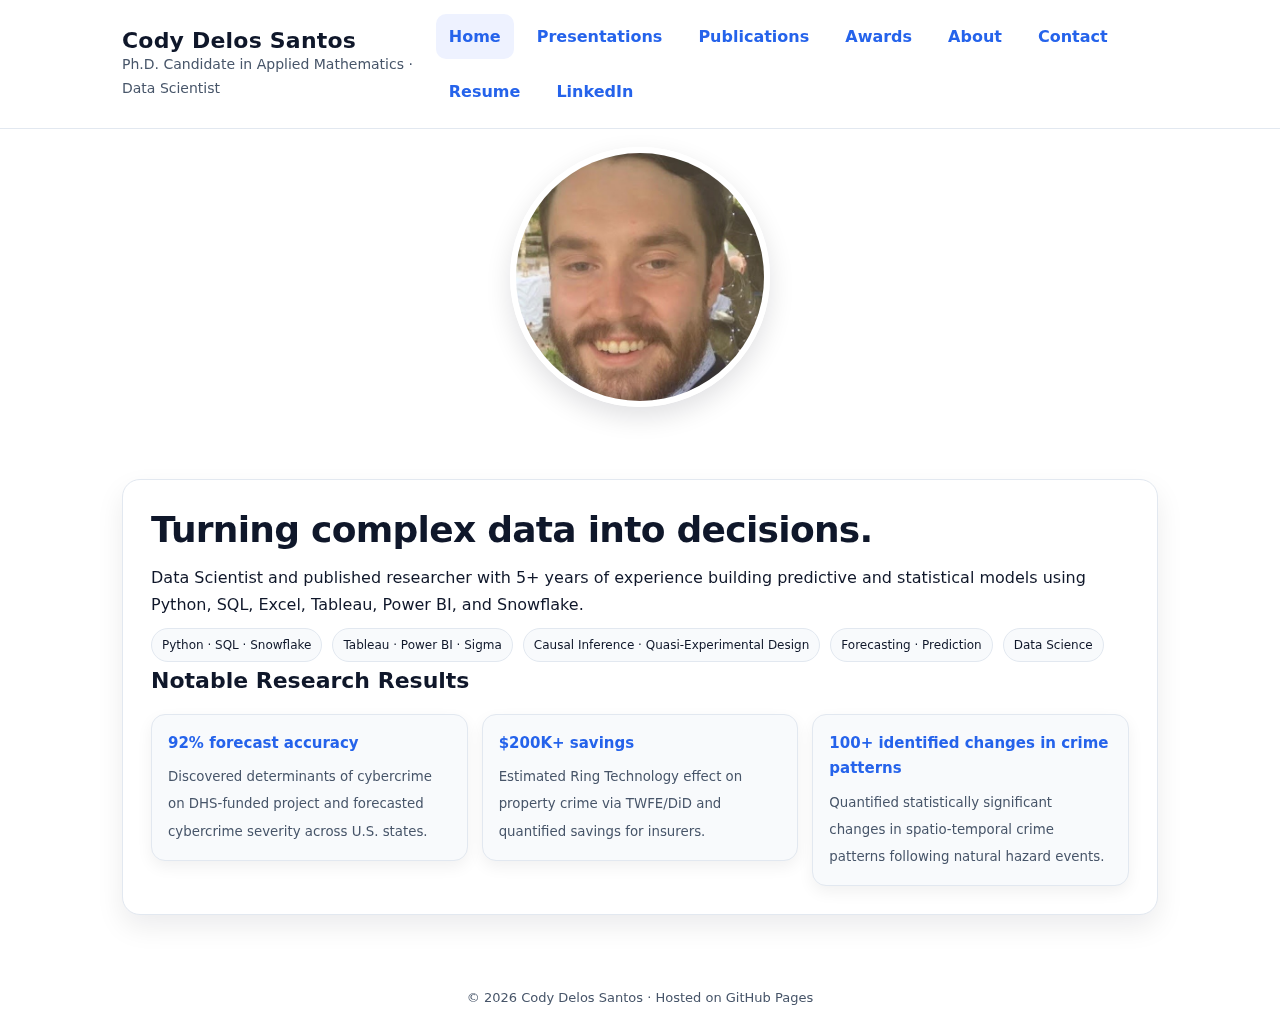
<file: index.html>
<!doctype html>
<html lang="en">
<head>
  <meta charset="utf-8">
  <meta name="viewport" content="width=device-width, initial-scale=1">
  <title>Home — Cody Delos Santos</title>
  <link rel="stylesheet" href="style.css">
</head>
<body>
<header>
  <div class="wrap">
    <div class="brand">
      <h1>Cody Delos Santos</h1>
      <div class="tag">Ph.D. Candidate in Applied Mathematics · Data Scientist</div>
    </div>
    
    <nav>
      <a href="index.html" class="active">Home</a>
      <a href="presentations.html">Presentations</a>
      <a href="publications.html">Publications</a>
      <a href="awards.html">Awards</a>                                          
      <a href="about.html">About</a>
      <a href="contact.html">Contact</a>
      <a href="https://drive.google.com/file/d/1kprXOYKG202NiHhdZFC1SFiFBSn3NTQ9/view?usp=sharing" target="_blank" rel="noopener">Resume</a>
      <a href="https://www.linkedin.com/in/cody-delos-santos-08b79a1ab" target="_blank" rel="noopener">LinkedIn</a>
    </nav>
  </div>
</header>

<main class="wrap">

 <section class="center" style="margin-top:18px; text-align:center;">
  <img
    class="headshot"
    src="headshot.jpg"
    alt="Headshot of Cody Delos Santos"
    style="
      width:260px;                /* make the circle bigger */
      height:260px;               /* keep it a circle */
      border-radius:50%;
      object-fit:cover;           /* fill the circle */
      object-position:50% 35%;    /* nudge framing up if forehead is cropped; adjust 20–45% */
      display:block;
      margin:0 auto;
    "
  >
</section>


  <section class="card pad">
    <h2>Turning complex data into decisions.</h2>
    <p>
      Data Scientist and published researcher with 5+ years of experience building predictive and statistical models
      using Python, SQL, Excel, Tableau, Power BI, and Snowflake.
    </p>
    <div class="badges">
      <span class="badge">Python · SQL · Snowflake</span>
      <span class="badge">Tableau · Power BI · Sigma</span>
      <span class="badge">Causal Inference · Quasi-Experimental Design</span>
      <span class="badge">Forecasting · Prediction</span>
      <span class="badge">Data Science</span>
    </div>

    <!-- Added spacing and emphasized section title -->
    <h3 class="section-title">Notable Research Results</h3>
    <div class="kpis">
      <a href="https://papers.ssrn.com/sol3/papers.cfm?abstract_id=5007470" target="_blank" rel="noopener" class="kpi-link">
        <div class="kpi">
          <h4>92% forecast accuracy</h4>
          <small>
            Discovered determinants of cybercrime on DHS-funded project and forecasted cybercrime severity
            across U.S. states.
          </small>
        </div>
      </a>

      <a href="https://papers.ssrn.com/sol3/papers.cfm?abstract_id=5591994" target="_blank" rel="noopener" class="kpi-link">
        <div class="kpi">
          <h4>$200K+ savings</h4>
          <small>
            Estimated Ring Technology effect on property crime via TWFE/DiD and quantified savings for insurers.
          </small>
        </div>
      </a>

      <a href="https://link.springer.com/article/10.1007/s12103-025-09805-y" target="_blank" rel="noopener" class="kpi-link">
        <div class="kpi">
          <h4>100+ identified changes in crime patterns</h4>
          <small>
            Quantified statistically significant changes in spatio-temporal crime patterns following natural
            hazard events.
          </small>
        </div>
      </a>
    </div>
  </section>

</main>

<footer>© <span id="y"></span> Cody Delos Santos · Hosted on GitHub Pages</footer>
<script>
  document.getElementById('y').textContent = new Date().getFullYear();
</script>
</body>
</html>
</file>
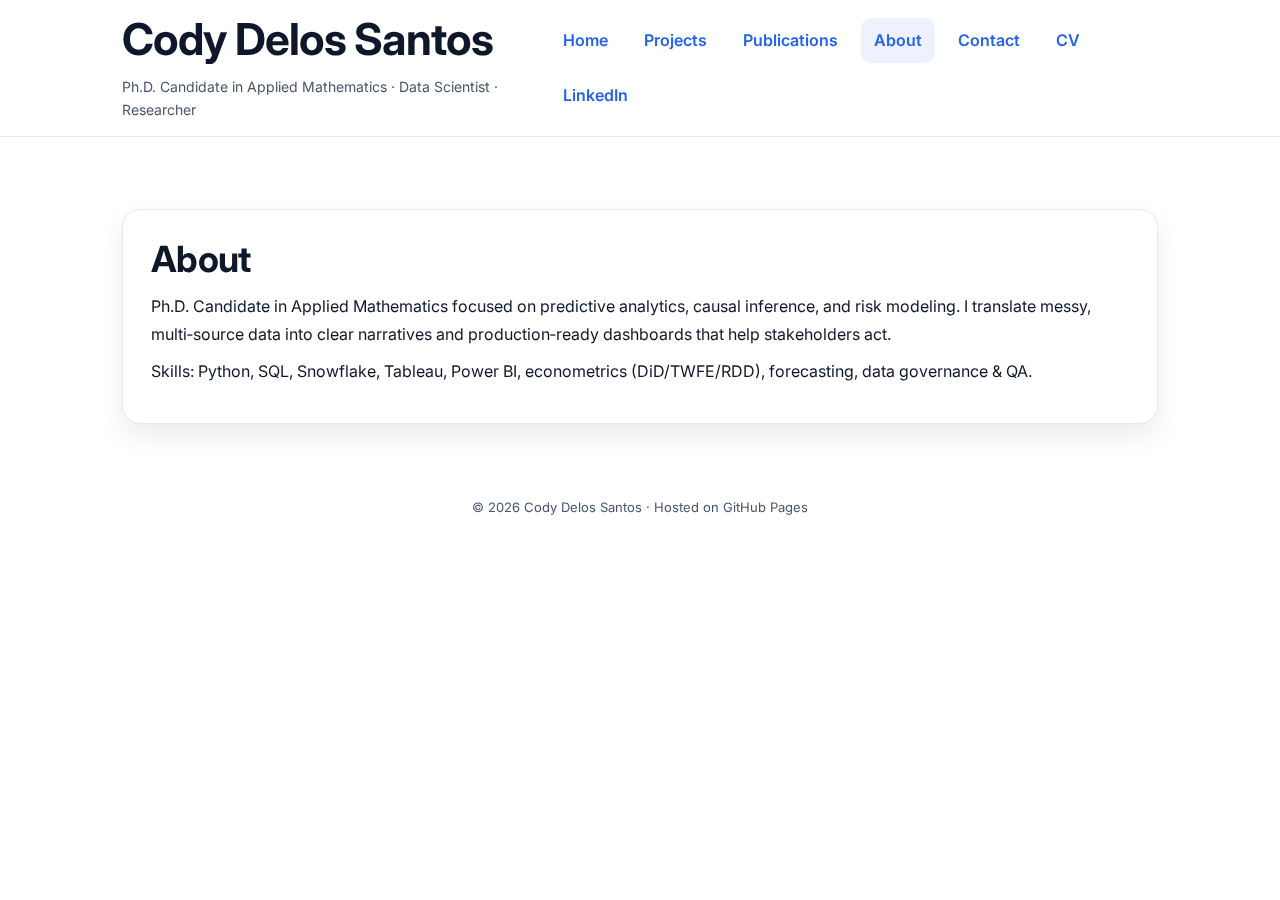
<file: about.html>
<!doctype html>
<html lang="en">
<head>
<meta charset="utf-8">
<meta name="viewport" content="width=device-width, initial-scale=1">
<title>About — Cody Delos Santos</title>
<link rel="preconnect" href="https://fonts.googleapis.com">
<link rel="preconnect" href="https://fonts.gstatic.com" crossorigin>
<link href="https://fonts.googleapis.com/css2?family=Inter:wght@300;400;600;700&display=swap" rel="stylesheet">
<link rel="stylesheet" href="style.css">
</head>
<body>
<header>
  <div class="wrap">
    <div>
      <h1>Cody Delos Santos</h1>
      <div class="tag">Ph.D. Candidate in Applied Mathematics · Data Scientist · Researcher</div>
    </div>
    
    <nav>
      <a href="index.html" >Home</a>
      <a href="projects.html" >Projects</a>
      <a href="publications.html" >Publications</a>
      <a href="about.html" class="active">About</a>
      <a href="contact.html" >Contact</a>
      <a href="https://drive.google.com/file/d/1kprXOYKG202NiHhdZFC1SFiFBSn3NTQ9/view?usp=sharing" target="_blank" rel="noopener">CV</a>
      <a href="https://www.linkedin.com/in/cody-delos-santos-08b79a1ab" target="_blank" rel="noopener">LinkedIn</a>
    </nav>
    
  </div>
</header>
<main class="wrap">

<section class="card pad">
  <h2>About</h2>
  <p>Ph.D. Candidate in Applied Mathematics focused on predictive analytics, causal inference, and risk modeling. I translate messy, multi‑source data into clear narratives and production‑ready dashboards that help stakeholders act.</p>
  <p>Skills: Python, SQL, Snowflake, Tableau, Power BI, econometrics (DiD/TWFE/RDD), forecasting, data governance & QA.</p>
</section>

</main>
<footer>© <span id="y"></span> Cody Delos Santos · Hosted on GitHub Pages</footer>
<script>document.getElementById('y').textContent=new Date().getFullYear();</script>
</body>
</html>
</file>
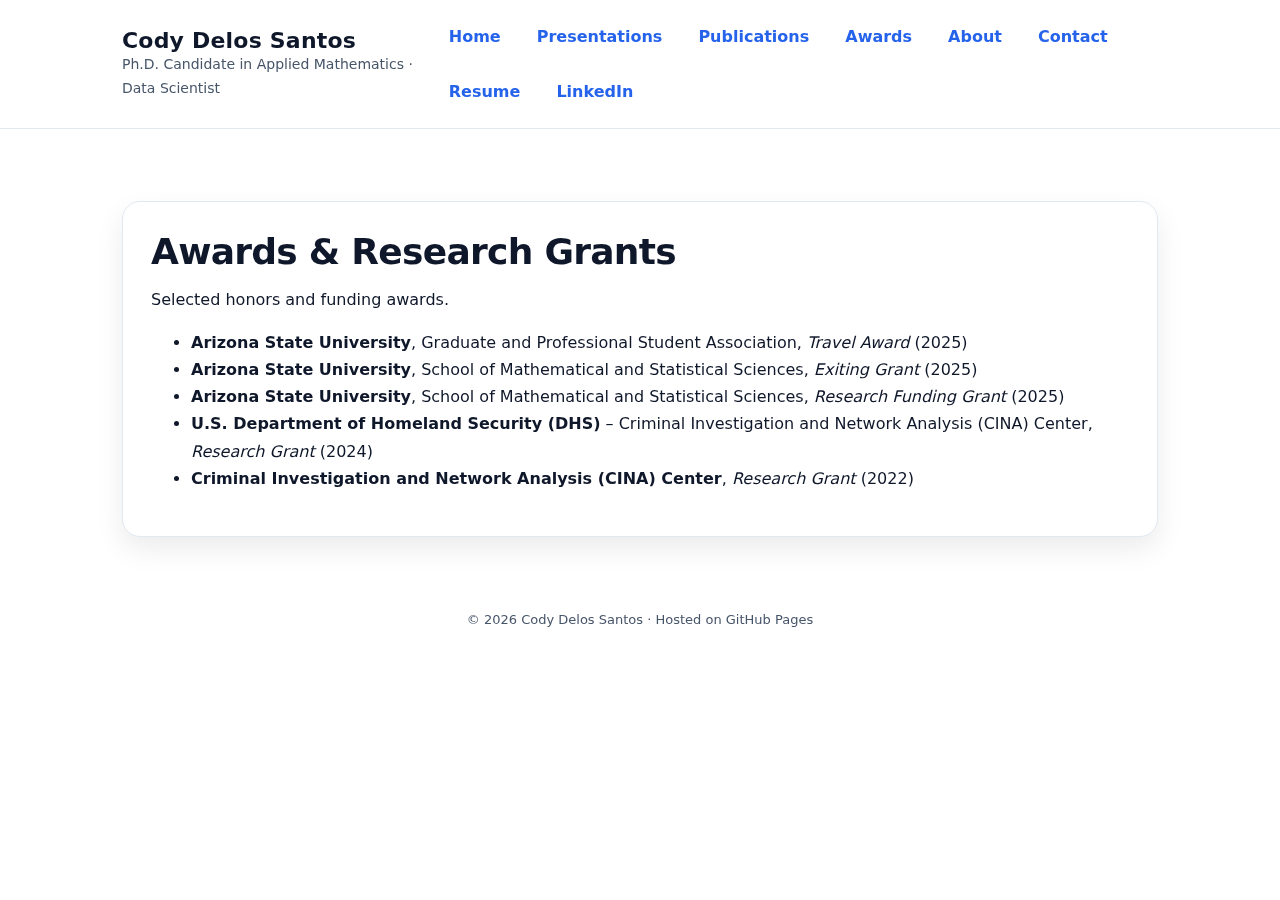
<file: awards.html>
<!doctype html>
<html lang="en">
<head>
<meta charset="utf-8">
<meta name="viewport" content="width=device-width, initial-scale=1">
<title>Awards — Cody Delos Santos</title>
<link rel="stylesheet" href="style.css">
</head>
<body>
<header>
  <div class="wrap">
    <div class="brand">
      <h1>Cody Delos Santos</h1>
      <div class="tag">Ph.D. Candidate in Applied Mathematics · Data Scientist</div>
    </div>

    <nav>
      <a href="index.html">Home</a>
      <a href="presentations.html">Presentations</a>
      <a href="publications.html">Publications</a>
      <a href="awards.html">Awards</a>
      <a href="about.html">About</a>
      <a href="contact.html">Contact</a>
      <a href="https://drive.google.com/file/d/1kprXOYKG202NiHhdZFC1SFiFBSn3NTQ9/view?usp=sharing" target="_blank" rel="noopener">Resume</a>
      <a href="https://www.linkedin.com/in/cody-delos-santos-08b79a1ab" target="_blank" rel="noopener">LinkedIn</a>
    </nav>
  </div>
</header>

<main class="wrap">
  <section class="card pad">
    <h2>Awards & Research Grants</h2>
    <p>Selected honors and funding awards.</p>
    <ul>
      <li><strong>Arizona State University</strong>, Graduate and Professional Student Association, <em>Travel Award</em> (2025)</li>
      <li><strong>Arizona State University</strong>, School of Mathematical and Statistical Sciences, <em>Exiting Grant</em> (2025)</li>
      <li><strong>Arizona State University</strong>, School of Mathematical and Statistical Sciences, <em>Research Funding Grant</em> (2025)</li>
      <li><strong>U.S. Department of Homeland Security (DHS)</strong> – Criminal Investigation and Network Analysis (CINA) Center, <em>Research Grant</em> (2024)</li>
      <li><strong>Criminal Investigation and Network Analysis (CINA) Center</strong>, <em>Research Grant</em> (2022)</li>
    </ul>
  </section>
</main>

<footer>© <span id="y"></span> Cody Delos Santos · Hosted on GitHub Pages</footer>
<script>
  document.getElementById('y').textContent = new Date().getFullYear();
</script>
</body>
</html>
</file>
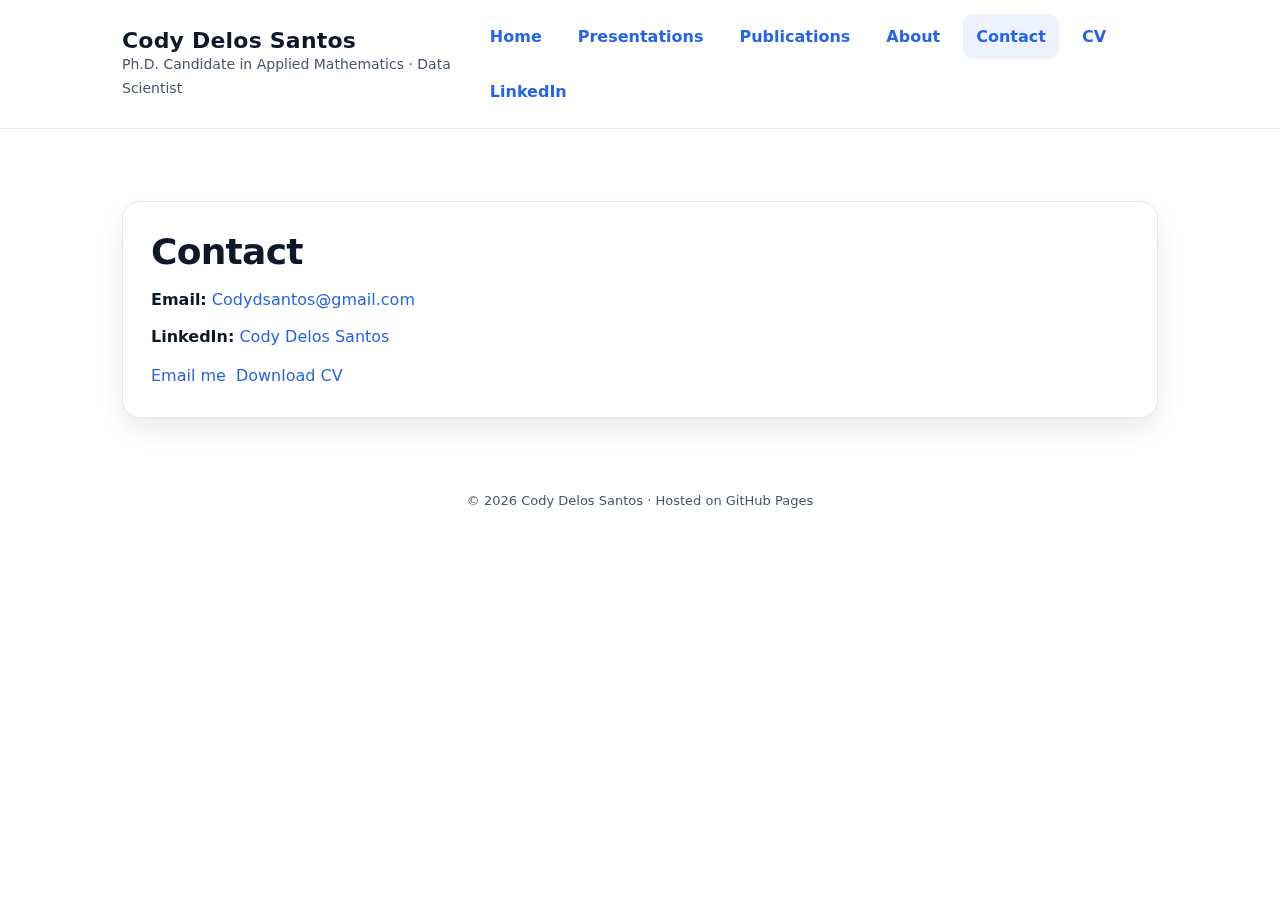
<file: contact.html>
<!doctype html>
<html lang="en">
<head>
<meta charset="utf-8">
<meta name="viewport" content="width=device-width, initial-scale=1">
<title>Contact — Cody Delos Santos</title>
<link rel="stylesheet" href="style.css">
</head>
<body>
<header>
  <div class="wrap">
    <div class="brand">
      <h1>Cody Delos Santos</h1>
      <div class="tag">Ph.D. Candidate in Applied Mathematics · Data Scientist</div>
    </div>
    
    <nav>
      <a href="index.html" >Home</a>
      <a href="presentations.html" >Presentations</a>
      <a href="publications.html" >Publications</a>
      <a href="about.html" >About</a>
      <a href="contact.html" class="active">Contact</a>
      <a href="https://drive.google.com/file/d/1kprXOYKG202NiHhdZFC1SFiFBSn3NTQ9/view?usp=sharing" target="_blank">CV</a>
      <a href="https://www.linkedin.com/in/cody-delos-santos-08b79a1ab" target="_blank">LinkedIn</a>
    </nav>
    
  </div>
</header>
<main class="wrap">

<section class="card pad">
  <h2>Contact</h2>
  <p><strong>Email:</strong> <a href="mailto:Codydsantos@gmail.com">Codydsantos@gmail.com</a></p>
  <p><strong>LinkedIn:</strong> <a href="https://www.linkedin.com/in/cody-delos-santos-08b79a1ab" target="_blank">Cody Delos Santos</a></p>
  <div style="display:flex;gap:10px;flex-wrap:wrap;margin-top:12px">
    <a class="btn" href="mailto:Codydsantos@gmail.com">Email me</a>
    <a class="btn" href="https://drive.google.com/file/d/1kprXOYKG202NiHhdZFC1SFiFBSn3NTQ9/view?usp=sharing" target="_blank">Download CV</a>
  </div>
</section>

</main>
<footer>© <span id="y"></span> Cody Delos Santos · Hosted on GitHub Pages</footer>
<script>document.getElementById('y').textContent=new Date().getFullYear();</script>
</body>
</html>
</file>
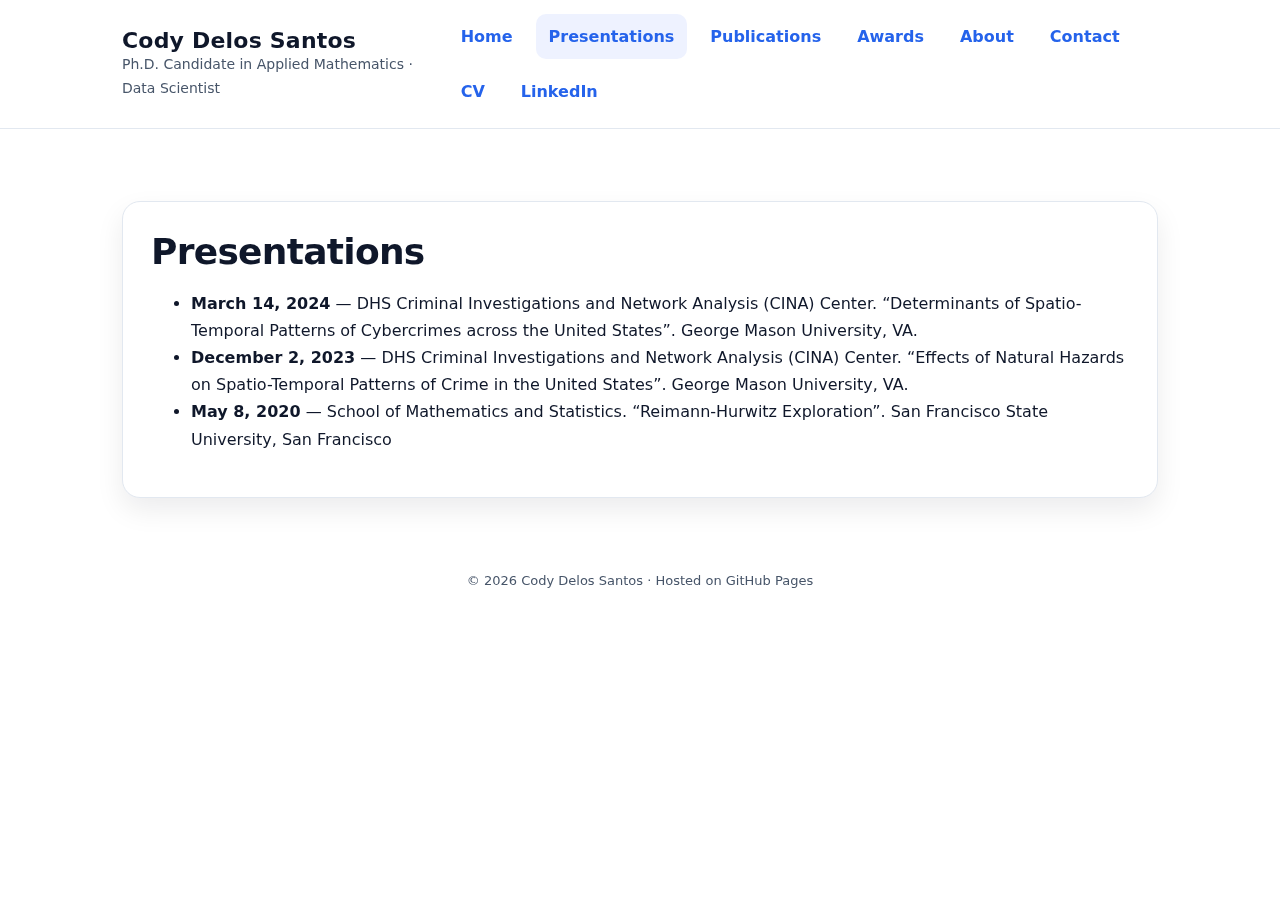
<file: presentations.html>
<!doctype html>
<html lang="en">
<head>
<meta charset="utf-8">
<meta name="viewport" content="width=device-width, initial-scale=1">
<title>Presentations — Cody Delos Santos</title>
<link rel="stylesheet" href="style.css">
</head>
<body>
<header>
  <div class="wrap">
    <div class="brand">
      <h1>Cody Delos Santos</h1>
      <div class="tag">Ph.D. Candidate in Applied Mathematics · Data Scientist</div>
    </div>
    
    <nav>
      <a href="index.html" >Home</a>
      <a href="presentations.html" class="active">Presentations</a>
      <a href="publications.html" >Publications</a>
      <a href="awards.html">Awards</a>
      <a href="about.html" >About</a>
      <a href="contact.html" >Contact</a>
      <a href="https://drive.google.com/file/d/1kprXOYKG202NiHhdZFC1SFiFBSn3NTQ9/view?usp=sharing" target="_blank">CV</a>
      <a href="https://www.linkedin.com/in/cody-delos-santos-08b79a1ab" target="_blank">LinkedIn</a>
    </nav>
    
  </div>
</header>
<main class="wrap">

<section class="card pad">
  <h2>Presentations</h2>
  <ul>
    <li><strong>March 14, 2024</strong> — DHS Criminal Investigations and Network Analysis (CINA) Center. “Determinants of Spatio-Temporal Patterns of Cybercrimes across the United States”. George Mason University, VA.</li>
    <li><strong>December 2, 2023</strong> — DHS Criminal Investigations and Network Analysis (CINA) Center. “Effects of Natural Hazards on Spatio-Temporal Patterns of Crime in the United States”. George Mason University, VA.</li>
    <li><strong>May 8, 2020</strong> — School of Mathematics and Statistics. “Reimann-Hurwitz Exploration”. San Francisco State University, San Francisco</li>
  </ul>
</section>

</main>
<footer>© <span id="y"></span> Cody Delos Santos · Hosted on GitHub Pages</footer>
<script>document.getElementById('y').textContent=new Date().getFullYear();</script>
</body>
</html>
</file>
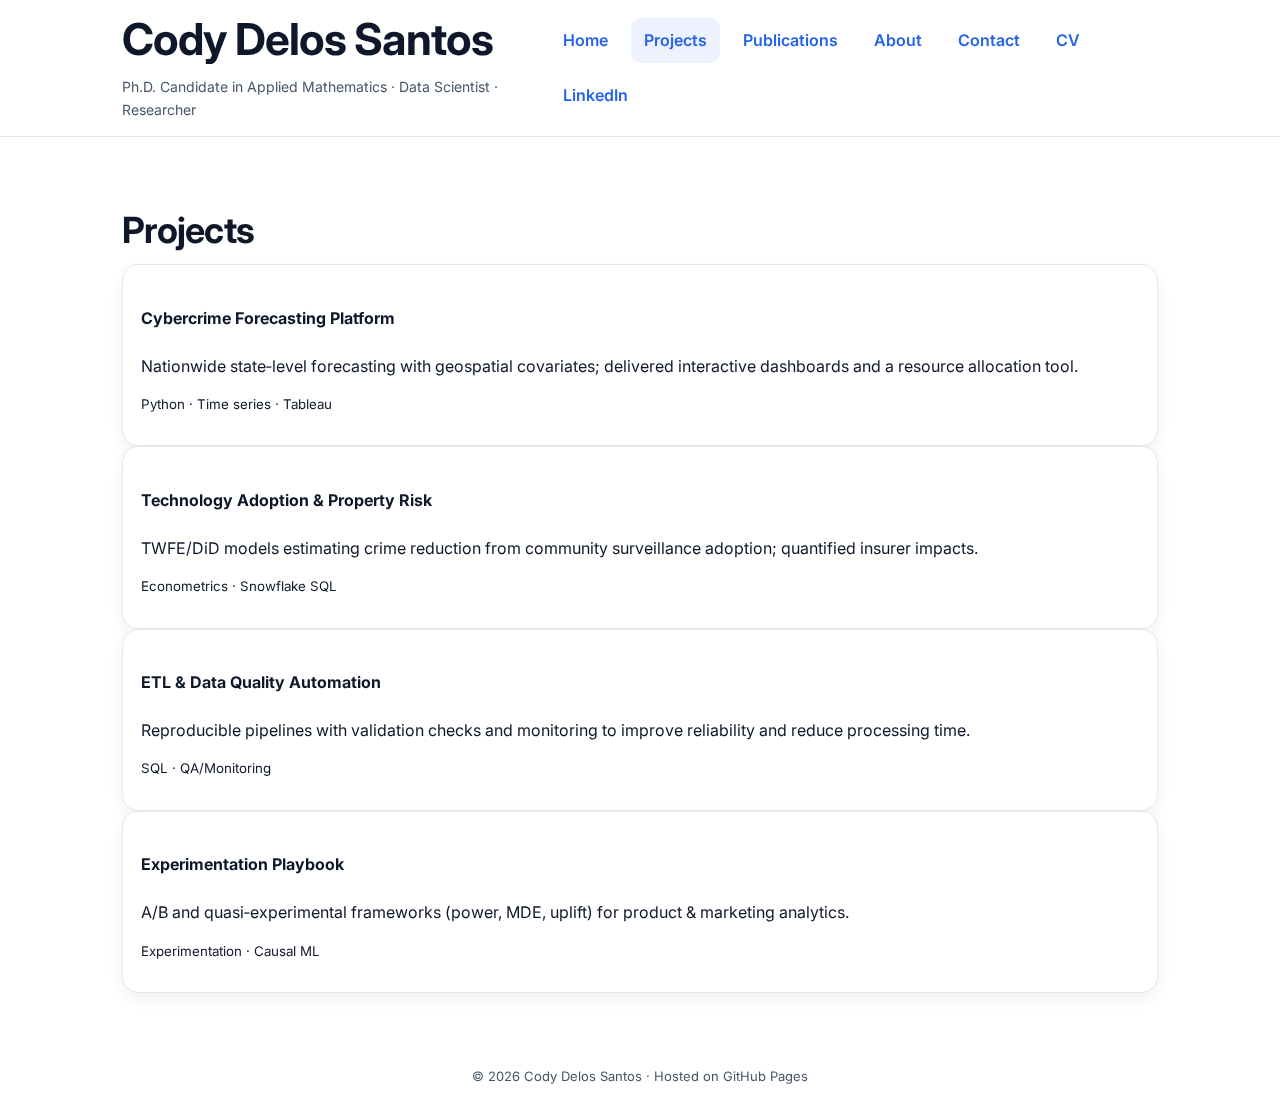
<file: projects.html>
<!doctype html>
<html lang="en">
<head>
<meta charset="utf-8">
<meta name="viewport" content="width=device-width, initial-scale=1">
<title>Projects — Cody Delos Santos</title>
<link rel="preconnect" href="https://fonts.googleapis.com">
<link rel="preconnect" href="https://fonts.gstatic.com" crossorigin>
<link href="https://fonts.googleapis.com/css2?family=Inter:wght@300;400;600;700&display=swap" rel="stylesheet">
<link rel="stylesheet" href="style.css">
</head>
<body>
<header>
  <div class="wrap">
    <div>
      <h1>Cody Delos Santos</h1>
      <div class="tag">Ph.D. Candidate in Applied Mathematics · Data Scientist · Researcher</div>
    </div>
    
    <nav>
      <a href="index.html" >Home</a>
      <a href="projects.html" class="active">Projects</a>
      <a href="publications.html" >Publications</a>
      <a href="about.html" >About</a>
      <a href="contact.html" >Contact</a>
      <a href="https://drive.google.com/file/d/1kprXOYKG202NiHhdZFC1SFiFBSn3NTQ9/view?usp=sharing" target="_blank" rel="noopener">CV</a>
      <a href="https://www.linkedin.com/in/cody-delos-santos-08b79a1ab" target="_blank" rel="noopener">LinkedIn</a>
    </nav>
    
  </div>
</header>
<main class="wrap">

<section>
  <h2>Projects</h2>
  <div class="grid cols-2">
    <div class="item">
      <h4>Cybercrime Forecasting Platform</h4>
      <p>Nationwide state‑level forecasting with geospatial covariates; delivered interactive dashboards and a resource allocation tool.</p>
      <p><small>Python · Time series · Tableau</small></p>
    </div>
    <div class="item">
      <h4>Technology Adoption & Property Risk</h4>
      <p>TWFE/DiD models estimating crime reduction from community surveillance adoption; quantified insurer impacts.</p>
      <p><small>Econometrics · Snowflake SQL</small></p>
    </div>
    <div class="item">
      <h4>ETL & Data Quality Automation</h4>
      <p>Reproducible pipelines with validation checks and monitoring to improve reliability and reduce processing time.</p>
      <p><small>SQL · QA/Monitoring</small></p>
    </div>
    <div class="item">
      <h4>Experimentation Playbook</h4>
      <p>A/B and quasi‑experimental frameworks (power, MDE, uplift) for product & marketing analytics.</p>
      <p><small>Experimentation · Causal ML</small></p>
    </div>
  </div>
</section>

</main>
<footer>© <span id="y"></span> Cody Delos Santos · Hosted on GitHub Pages</footer>
<script>document.getElementById('y').textContent=new Date().getFullYear();</script>
</body>
</html>
</file>
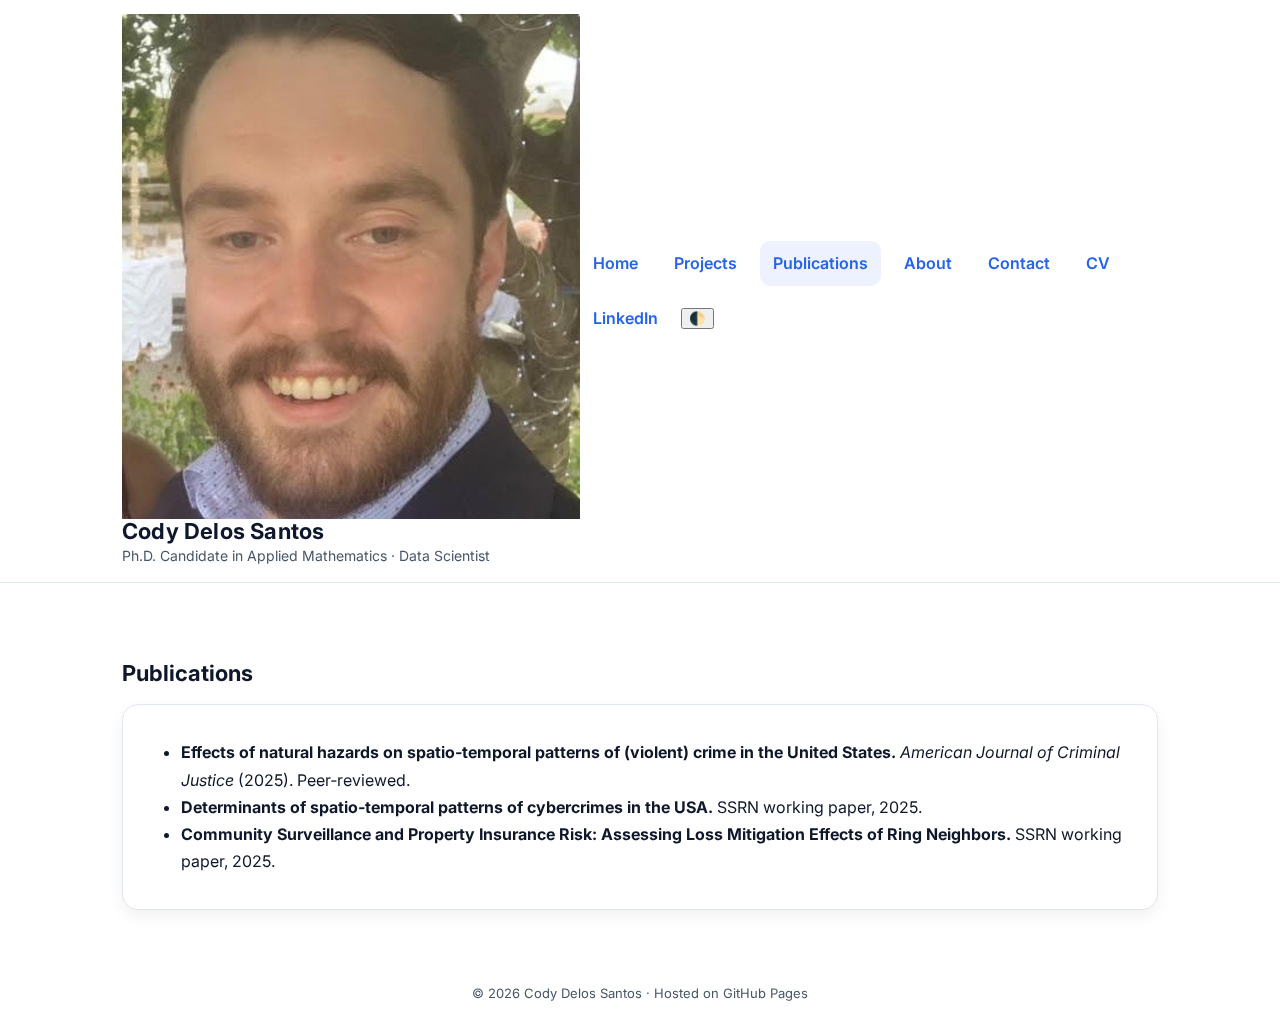
<file: publications.html>
<!doctype html>
<html lang="en">
<head>
<meta charset="utf-8">
<meta name="viewport" content="width=device-width, initial-scale=1">
<title>Publications — Cody Delos Santos</title>
<meta name="description" content="Cody Delos Santos — Data Scientist & Ph.D. Candidate in Applied Mathematics.">
<link rel="preconnect" href="https://fonts.googleapis.com">
<link rel="preconnect" href="https://fonts.gstatic.com" crossorigin>
<link href="https://fonts.googleapis.com/css2?family=Inter:wght@300;400;600;700&display=swap" rel="stylesheet">
<link rel="icon" href="favicon.svg">
<link rel="stylesheet" href="style.css">
</head>
<body>
<header>
  <div class="wrap">
    <div class="brand">
      <img src="headshot.jpg" alt="Cody headshot">
      <div>
        <h1>Cody Delos Santos</h1>
        <div class="tag">Ph.D. Candidate in Applied Mathematics · Data Scientist</div>
      </div>
    </div>
    
    <nav>
      <a href="index.html" >Home</a>
      <a href="projects.html" >Projects</a>
      <a href="publications.html" class="active">Publications</a>
      <a href="about.html" >About</a>
      <a href="contact.html" >Contact</a>
      <a href="https://drive.google.com/file/d/1kprXOYKG202NiHhdZFC1SFiFBSn3NTQ9/view?usp=sharing" target="_blank" rel="noopener">CV</a>
      <a href="https://www.linkedin.com/in/cody-delos-santos-08b79a1ab" target="_blank" rel="noopener">LinkedIn</a>
      <button id="theme-toggle" title="Toggle theme">🌓</button>
    </nav>
    
  </div>
</header>
<main class="wrap">

<section>
  <h3>Publications</h3>
  <div class="item">
    <ul>
      <li><strong>Effects of natural hazards on spatio‑temporal patterns of (violent) crime in the United States.</strong> <em>American Journal of Criminal Justice</em> (2025). <span class="meta">Peer‑reviewed.</span></li>
      <li><strong>Determinants of spatio‑temporal patterns of cybercrimes in the USA.</strong> <span class="meta">SSRN working paper, 2025.</span></li>
      <li><strong>Community Surveillance and Property Insurance Risk: Assessing Loss Mitigation Effects of Ring Neighbors.</strong> <span class="meta">SSRN working paper, 2025.</span></li>
    </ul>
  </div>
</section>

</main>
<footer>© <span id="y"></span> Cody Delos Santos · Hosted on GitHub Pages</footer>
<script src="script.js"></script>
<script>document.getElementById('y').textContent=new Date().getFullYear();</script>
</body>
</html>
</file>
<file: style.css>
:root{
  /* Light theme */
  --bg:#ffffff;
  --text:#0f172a;
  --muted:#475569;
  --brand:#2563eb;
  --brand-ink:#0b1220;
  --line:#e2e8f0;
  --card:#ffffff;

  --radius:18px;
  --radius-sm:12px;
  --shadow-sm:0 6px 16px rgba(2,6,23,.06);
  --shadow:0 12px 28px rgba(2,6,23,.08);
  --shadow-lg:0 24px 48px rgba(2,6,23,.10);
  --max:1080px;

  --section-y:72px;   /* vertical rhythm */
  --gap:18px;         /* grid/card gaps */
}

/* ---------- Base ---------- */
*{box-sizing:border-box}
html,body{
  margin:0;
  background:var(--bg);
  color:var(--text);
  font-family:Inter,system-ui,Segoe UI,Roboto,Helvetica,Arial,sans-serif;
  line-height:1.7;
  -webkit-font-smoothing:antialiased;
  -moz-osx-font-smoothing:grayscale;
}
img{max-width:100%;display:block}
a{color:var(--brand);text-decoration:none;transition:opacity .15s ease, color .15s ease}
a:hover{text-decoration:underline}
.wrap{max-width:var(--max);margin:0 auto;padding:0 22px}

/* ---------- Header (glassy sticky) ---------- */
header{
  position:sticky; top:0; z-index:50;
  background:rgba(255,255,255,.85);
  border-bottom:1px solid var(--line);
  backdrop-filter:saturate(1.3) blur(8px);
}
header .wrap{
  display:flex; align-items:center; justify-content:space-between;
  padding:14px 22px;
}
.brand h1{margin:0; font-size:22px; letter-spacing:.2px}
.tag{color:var(--muted); font-size:14px}
nav{display:flex; gap:10px; flex-wrap:wrap; align-items:center}

/* Make nav links feel like UI controls */
nav a{
  font-weight:600;
  padding:8px 12px;
  border-radius:10px;
  border:1px solid transparent;
  transition:background .15s ease, border-color .15s ease, transform .15s ease;
}
nav a:hover{background:#f1f5ff;}
nav a:focus-visible{
  outline:3px solid rgba(37,99,235,.35);
  outline-offset:2px;
  border-radius:12px;
}
nav a.active{background:#eef2ff}

/* Buttons for key CTAs (e.g., CV, Contact) */
nav a.btn{
  background:var(--brand);
  color:#fff;
  box-shadow:var(--shadow-sm);
  border:1px solid rgba(37,99,235,.25);
}
nav a.btn:hover{
  text-decoration:none;
  transform:translateY(-1px);
}
nav a.btn--ghost{
  background:#fff;
  color:var(--text);
  border:1px solid var(--line);
}

/* ---------- Type scale & content rhythm ---------- */
main, .main{padding:var(--section-y) 0}
section{margin:var(--section-y) 0}
h1{font-size:44px; line-height:1.15; letter-spacing:-0.02em; margin:0 0 10px}
h2{font-size:36px; line-height:1.2; letter-spacing:-0.02em; margin:0 0 12px}
h3{font-size:22px; margin:0 0 12px}
p{margin:10px 0}
.lead{font-size:18px; color:var(--muted); margin-top:6px}

/* ---------- Badges ---------- */
.badges{display:flex; gap:10px; flex-wrap:wrap; margin-top:10px}
.badge{
  font-size:12px;
  border:1px solid var(--line);
  padding:6px 10px;
  border-radius:999px;
  background:#f8fafc;
  color:#0f172a;
  display:inline-flex; align-items:center; gap:8px;
}

/* ---------- Cards / Items ---------- */
.card{
  background:var(--card);
  border:1px solid var(--line);
  border-radius:var(--radius);
  box-shadow:var(--shadow);
}
.pad{padding:28px}
.item{
  border:1px solid var(--line);
  border-radius:16px;
  padding:18px;
  background:var(--card);
  box-shadow:var(--shadow-sm);
  transition:transform .15s ease, box-shadow .15s ease, border-color .15s ease;
}
.item:hover{
  transform:translateY(-2px);
  box-shadow:var(--shadow);
  border-color:#dbe4f3;
}

/* ---------- KPI tiles ---------- */
.kpis{
  display:grid; gap:14px;
  grid-template-columns:repeat(3,minmax(0,1fr));
  margin-top:14px;
}
.kpi{
  border:1px solid var(--line);
  border-radius:14px;
  padding:16px;
  background:#f8fafc;
  box-shadow:var(--shadow-sm);
}
.kpi h4{margin:0 0 6px; font-size:15px}
.kpi small{color:var(--muted)}

/* ---------- Headshot ---------- */
.center{display:flex; justify-content:center; align-items:center}
.headshot{
  width:240px; height:240px; object-fit:cover;
  border-radius:50%;
  border:6px solid var(--bg);
  box-shadow:0 10px 26px rgba(2,6,23,.12);
}

/* ---------- Utilities ---------- */
hr{border:0; border-top:1px solid var(--line); margin:34px 0}
footer{margin:40px 0 20px; color:var(--muted); font-size:13px; text-align:center}
.mono{font-family:ui-monospace, SFMono-Regular, Menlo, Monaco, Consolas, "Liberation Mono", "Courier New", monospace}
.stack{display:grid; gap:var(--gap)}
.grid-3{display:grid; gap:var(--gap); grid-template-columns:repeat(3,minmax(0,1fr))}
.grid-2{display:grid; gap:var(--gap); grid-template-columns:repeat(2,minmax(0,1fr))}

/* ---------- Responsive ---------- */
@media (max-width:1080px){
  .wrap{padding:0 18px}
}
@media (max-width:980px){
  .kpis{grid-template-columns:1fr 1fr}
  .grid-3{grid-template-columns:1fr 1fr}
  .headshot{width:200px; height:200px}
  h1{font-size:38px}
  h2{font-size:30px}
}
@media (max-width:640px){
  .kpis{grid-template-columns:1fr}
  .grid-3, .grid-2{grid-template-columns:1fr}
  .headshot{width:180px; height:180px}
  h1{font-size:32px}
  h2{font-size:26px}
}

/* ---------- Optional: Auto Dark Mode (respects OS) ---------- */
@media (prefers-color-scheme: dark){
  :root{
    --bg:#0b0e14; --text:#e6ecf5; --muted:#9fb0c3; --brand:#5aa2ff; --brand-ink:#031222;
    --line:rgba(255,255,255,.12); --card:#0f1320;
  }
  header{background:rgba(12,17,27,.72); border-bottom:1px solid var(--line)}
  nav a:hover{background:rgba(90,162,255,.12)}
  nav a.btn{color:var(--brand-ink)}
  .badge{background:#0f1624; color:#dfe7f3}
  .kpi{background:#0f1624}
  .item{background:#0f1320}
  hr{border-top:1px solid var(--line)}
}
</file>
